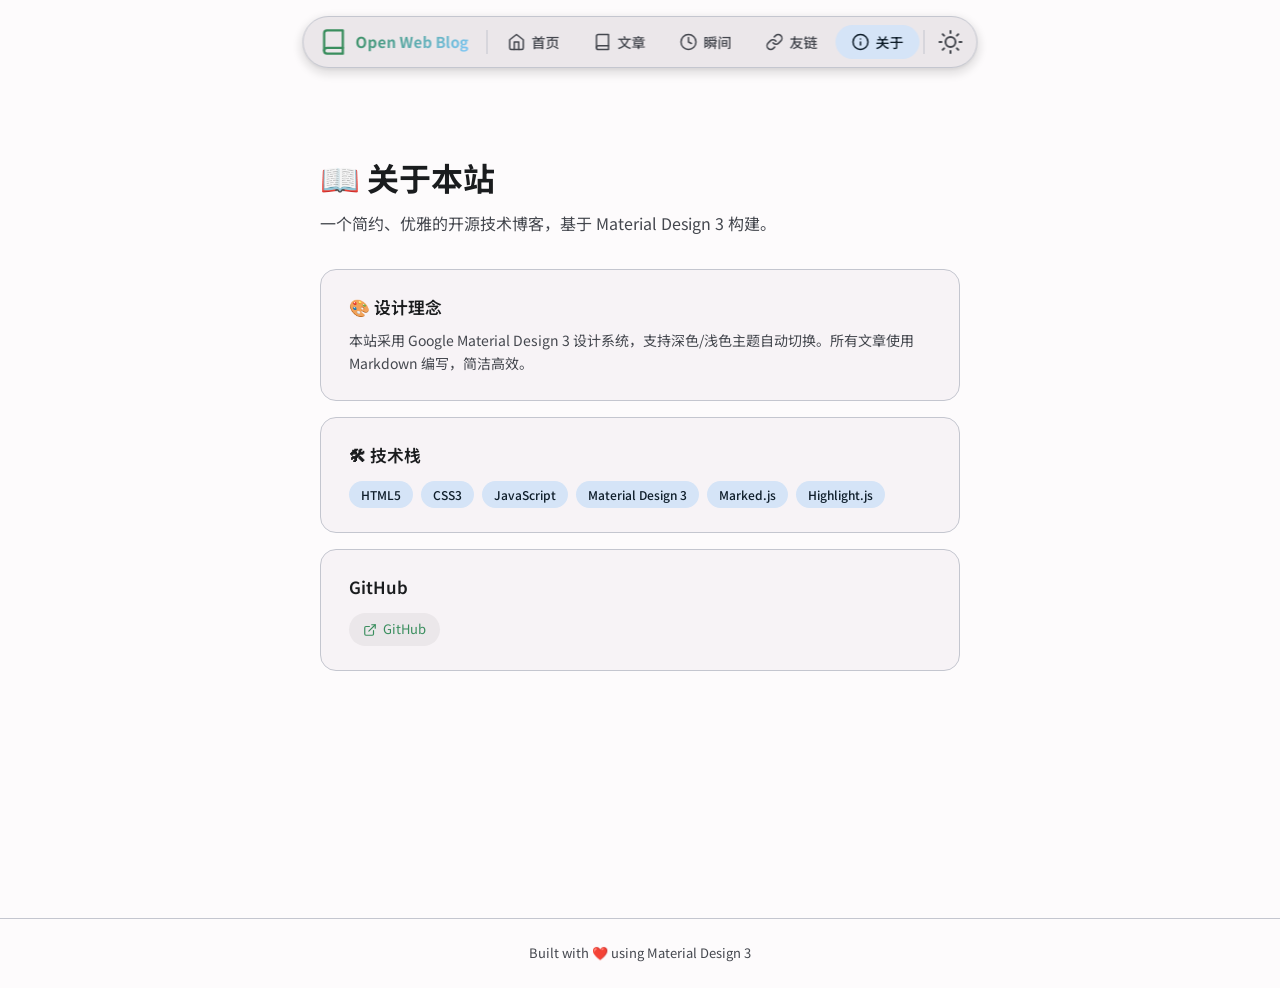
<file: main/about.html>
<!DOCTYPE html>
<html lang="zh-Hans" data-theme="dark">
<head>
  <meta charset="UTF-8">
  <meta name="viewport" content="width=device-width, initial-scale=1.0">
  <title>Open Web Blog - 关于</title>
  <meta name="description" content="关于本站">

  <link rel="preconnect" href="https://fonts.loli.net">
  <link rel="preconnect" href="https://gstatic.loli.net" crossorigin>

  <link href="https://fonts.loli.net/css2?family=Noto+Sans+SC:wght@300;400;500;700&family=JetBrains+Mono:wght@400;500&display=swap" rel="stylesheet">

  <link rel="stylesheet" href="css/theme.css">
  <link rel="stylesheet" href="css/layout.css">
  <link rel="stylesheet" href="css/components.css">
  <link rel="stylesheet" href="css/home.css">
  <link rel="stylesheet" href="css/nav.css">
  <link rel="stylesheet" href="css/transitions.css">

  <style>
    .page-container { max-width: 680px; margin: 0 auto; padding: 0 20px; }
    .page-title { font-size: 2rem; font-weight: 700; margin-bottom: 8px; color: var(--md-sys-color-on-surface); }
    .page-desc { color: var(--md-sys-color-on-surface-variant); margin-bottom: 32px; line-height: 1.6; }
    .about-card {
      padding: 24px 28px; border-radius: var(--md-sys-shape-large);
      background-color: var(--md-sys-color-surface-container-low);
      border: 1px solid var(--md-sys-color-outline-variant); margin-bottom: 16px;
    }
    .about-card h3 { font-size: 1.05rem; font-weight: 600; margin-bottom: 8px; color: var(--md-sys-color-on-surface); }
    .about-card p { font-size: 14px; color: var(--md-sys-color-on-surface-variant); line-height: 1.7; }
    .tech-tags { display: flex; flex-wrap: wrap; gap: 8px; margin-top: 12px; }
    .tech-tag {
      padding: 4px 12px; border-radius: var(--md-sys-shape-full);
      background-color: var(--md-sys-color-secondary-container); color: var(--md-sys-color-on-secondary-container);
      font-size: 12px; font-weight: 500;
    }
  </style>
</head>
<body class="has-floating-nav">

  <nav class="floating-nav" id="floatingNav">
    <a href="index.html" class="floating-nav__brand">
      <span class="floating-nav__brand-icon">
        <svg viewBox="0 0 24 24" width="28" height="28" fill="none" stroke="var(--md-sys-color-primary)" stroke-width="2" stroke-linecap="round" stroke-linejoin="round">
          <path d="M4 19.5A2.5 2.5 0 0 1 6.5 17H20"/><path d="M6.5 2H20v20H6.5A2.5 2.5 0 0 1 4 19.5v-15A2.5 2.5 0 0 1 6.5 2z"/>
        </svg>
      </span>
      <span class="floating-nav__brand-name">Open Web Blog</span>
    </a>
    <span class="floating-nav__divider"></span>
    <div class="floating-nav__links">
      <span class="nav-slider"></span>
      <a href="index.html" class="floating-nav__link">
        <svg viewBox="0 0 24 24" width="18" height="18" fill="none" stroke="currentColor" stroke-width="2" stroke-linecap="round" stroke-linejoin="round"><path d="M3 9l9-7 9 7v11a2 2 0 0 1-2 2H5a2 2 0 0 1-2-2z"/><polyline points="9 22 9 12 15 12 15 22"/></svg>
        首页
      </a>
      <a href="page.html" class="floating-nav__link">
        <svg viewBox="0 0 24 24" width="18" height="18" fill="none" stroke="currentColor" stroke-width="2" stroke-linecap="round" stroke-linejoin="round"><path d="M4 19.5A2.5 2.5 0 0 1 6.5 17H20"/><path d="M6.5 2H20v20H6.5A2.5 2.5 0 0 1 4 19.5v-15A2.5 2.5 0 0 1 6.5 2z"/></svg>
        文章
      </a>
      <a href="moment.html" class="floating-nav__link">
        <svg viewBox="0 0 24 24" width="18" height="18" fill="none" stroke="currentColor" stroke-width="2" stroke-linecap="round" stroke-linejoin="round"><circle cx="12" cy="12" r="10"/><polyline points="12 6 12 12 16 14"/></svg>
        瞬间
      </a>
      <a href="link.html" class="floating-nav__link">
        <svg viewBox="0 0 24 24" width="18" height="18" fill="none" stroke="currentColor" stroke-width="2" stroke-linecap="round" stroke-linejoin="round"><path d="M10 13a5 5 0 0 0 7.54.54l3-3a5 5 0 0 0-7.07-7.07l-1.72 1.71"/><path d="M14 11a5 5 0 0 0-7.54-.54l-3 3a5 5 0 0 0 7.07 7.07l1.71-1.71"/></svg>
        友链
      </a>
      <a href="about.html" class="floating-nav__link active">
        <svg viewBox="0 0 24 24" width="18" height="18" fill="none" stroke="currentColor" stroke-width="2" stroke-linecap="round" stroke-linejoin="round"><circle cx="12" cy="12" r="10"/><line x1="12" y1="16" x2="12" y2="12"/><line x1="12" y1="8" x2="12.01" y2="8"/></svg>
        关于
      </a>
    </div>
    <span class="floating-nav__divider"></span>
    <div class="floating-nav__end">
      <button class="icon-button" id="themeToggle" aria-label="切换主题">
        <svg viewBox="0 0 24 24" width="24" height="24" id="themeIcon" fill="none" stroke="currentColor" stroke-width="2" stroke-linecap="round" stroke-linejoin="round"><path d="M21 12.79A9 9 0 1 1 11.21 3 7 7 0 0 0 21 12.79z"/></svg>
      </button>
    </div>
  </nav>

  <main class="main-content main-content--full">
    <div class="page-container" id="aboutContent">
      <h1 class="page-title">📖 关于本站</h1>
      <p class="page-desc" id="aboutDesc">加载中...</p>
      <div id="aboutCards">
        <!-- Dynamically populated from config.json -->
      </div>
    </div>

    <footer class="blog-footer">
      <p>Built with ❤️ using Material Design 3</p>
    </footer>
  </main>

  <script src="js/transitions.js"></script>
  <script src="js/extensions.js"></script>
  <script src="js/lightbox.js"></script>
  <script>
    (function() {
      const themeToggle = document.getElementById('themeToggle');
      const themeIcon = document.getElementById('themeIcon');
      function getPreferredTheme() {
        const stored = localStorage.getItem('owb-theme');
        if (stored) return stored;
        return window.matchMedia('(prefers-color-scheme: dark)').matches ? 'dark' : 'light';
      }
      function setTheme(theme) {
        document.documentElement.setAttribute('data-theme', theme);
        localStorage.setItem('owb-theme', theme);
        const isDark = theme === 'dark';
        if (themeIcon) themeIcon.innerHTML = isDark
          ? '<path d="M21 12.79A9 9 0 1 1 11.21 3 7 7 0 0 0 21 12.79z"/>'
          : '<circle cx="12" cy="12" r="5"/><line x1="12" y1="1" x2="12" y2="3"/><line x1="12" y1="21" x2="12" y2="23"/><line x1="4.22" y1="4.22" x2="5.64" y2="5.64"/><line x1="18.36" y1="18.36" x2="19.78" y2="19.78"/><line x1="1" y1="12" x2="3" y2="12"/><line x1="21" y1="12" x2="23" y2="12"/><line x1="4.22" y1="19.78" x2="5.64" y2="18.36"/><line x1="18.36" y1="5.64" x2="19.78" y2="4.22"/>';
      }
      setTheme(getPreferredTheme());
      themeToggle.addEventListener('click', () => {
        const html = document.documentElement;
        html.classList.add('transitioning');
        setTheme(html.getAttribute('data-theme') === 'dark' ? 'light' : 'dark');
        setTimeout(() => html.classList.remove('transitioning'), 300);
      });
    })();
  </script>
  <script>
    (function() {
      // Load about content from config.json
      fetch('config.json').then(r => r.json()).then(cfg => {
        const about = cfg.about;
        if (!about) {
          document.getElementById('aboutDesc').textContent = '一个简约、优雅的开源技术博客，基于 Material Design 3 构建。';
          return;
        }
        // Description
        if (about.description) {
          document.getElementById('aboutDesc').textContent = about.description;
        }
        // Cards
        const cardsContainer = document.getElementById('aboutCards');
        if (!about.sections || !about.sections.length) {
          cardsContainer.innerHTML = '<div class="about-card"><h3>关于</h3><p>暂无更多信息。</p></div>';
          return;
        }
        cardsContainer.innerHTML = about.sections.map(section => {
          let bodyHtml = '';
          if (section.text) {
            bodyHtml = `<p>${section.text}</p>`;
          }
          if (section.tags && section.tags.length) {
            bodyHtml += '<div class="tech-tags">' + section.tags.map(t => `<span class="tech-tag">${t}</span>`).join('') + '</div>';
          }
          if (section.links && section.links.length) {
            bodyHtml += '<div style="display:flex;flex-wrap:wrap;gap:8px;margin-top:12px">' +
              section.links.map(l => `<a href="${l.url}" target="_blank" rel="noopener" style="display:inline-flex;align-items:center;gap:6px;padding:6px 14px;border-radius:9999px;background:var(--md-sys-color-surface-container-high);color:var(--md-sys-color-primary);font-size:13px;text-decoration:none;transition:all 0.2s" onmouseover="this.style.background='var(--md-sys-color-primary-container)'" onmouseout="this.style.background='var(--md-sys-color-surface-container-high)'">
                <svg viewBox="0 0 24 24" width="14" height="14" fill="none" stroke="currentColor" stroke-width="2" stroke-linecap="round" stroke-linejoin="round"><path d="M18 13v6a2 2 0 0 1-2 2H5a2 2 0 0 1-2-2V8a2 2 0 0 1 2-2h6"/><polyline points="15 3 21 3 21 9"/><line x1="10" y1="14" x2="21" y2="3"/></svg>
                ${l.label}
              </a>`).join('') + '</div>';
          }
          return `<div class="about-card">
            <h3>${section.title}</h3>
            ${bodyHtml}
          </div>`;
        }).join('');
      }).catch(() => {
        document.getElementById('aboutDesc').textContent = '一个简约、优雅的开源技术博客。';
      });
    })();
  </script>
</body>
</html>
</file>
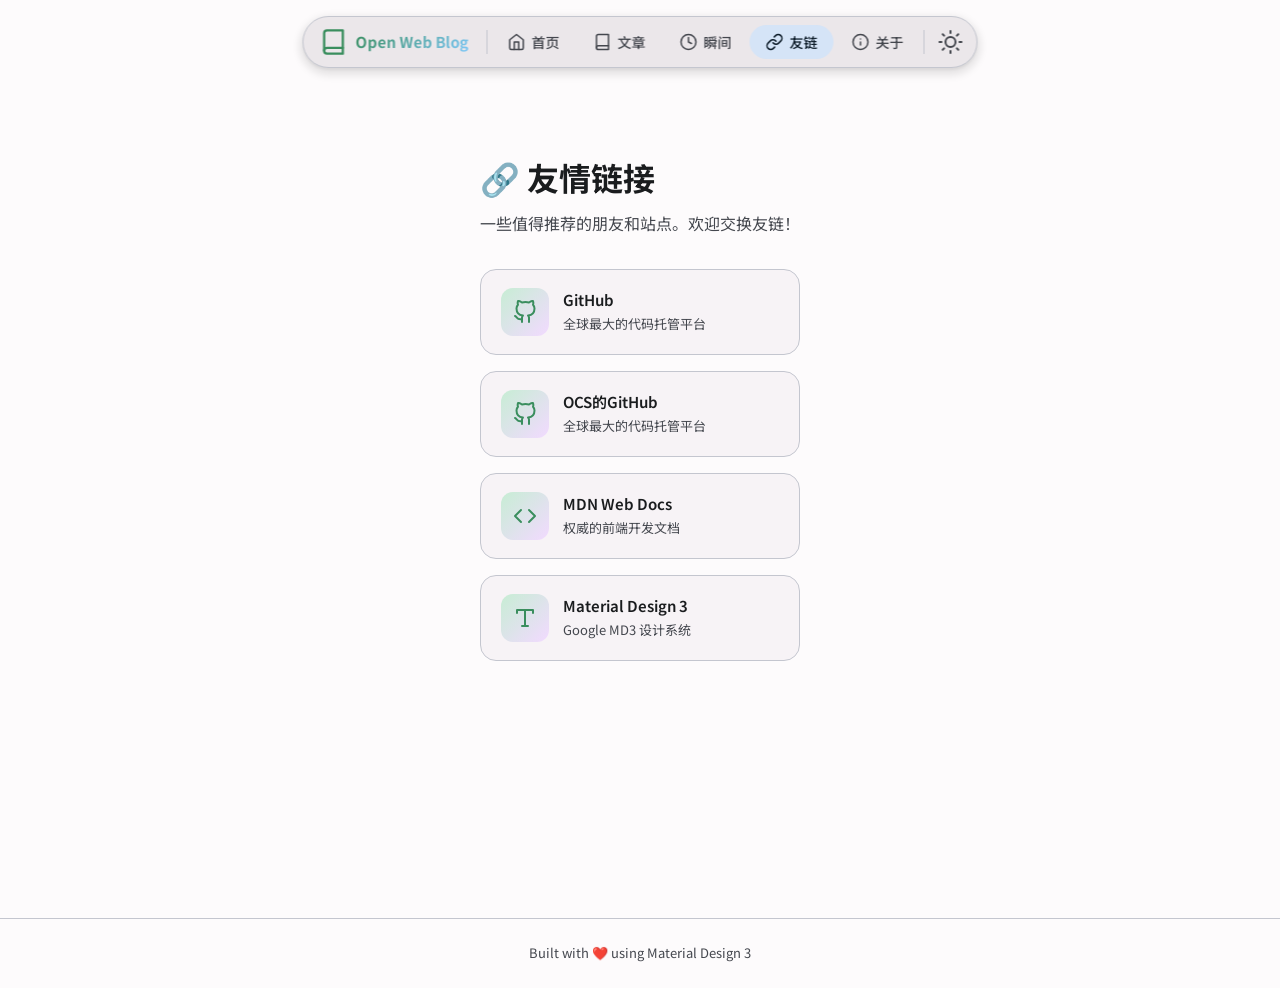
<file: main/link.html>
<!DOCTYPE html>
<html lang="zh-Hans" data-theme="dark">
<head>
  <meta charset="UTF-8">
  <meta name="viewport" content="width=device-width, initial-scale=1.0">
  <title>Open Web Blog - 友链</title>
  <meta name="description" content="友情链接">

  <link rel="preconnect" href="https://fonts.loli.net">
  <link rel="preconnect" href="https://gstatic.loli.net" crossorigin>

  <link href="https://fonts.loli.net/css2?family=Noto+Sans+SC:wght@300;400;500;700&family=JetBrains+Mono:wght@400;500&display=swap" rel="stylesheet">

  <link rel="stylesheet" href="css/theme.css">
  <link rel="stylesheet" href="css/layout.css">
  <link rel="stylesheet" href="css/components.css">
  <link rel="stylesheet" href="css/home.css">
  <link rel="stylesheet" href="css/nav.css">
  <link rel="stylesheet" href="css/transitions.css">

  <style>
    .page-container { max-width: 800px; margin: 0 auto; padding: 0 20px 60px; }
    .page-title { font-size: 2rem; font-weight: 700; margin-bottom: 8px; color: var(--md-sys-color-on-surface); }
    .page-desc { color: var(--md-sys-color-on-surface-variant); margin-bottom: 32px; line-height: 1.6; }
    .link-grid { display: grid; grid-template-columns: repeat(auto-fill, minmax(240px, 1fr)); gap: 16px; }
    .link-card {
      display: flex; align-items: center; gap: 14px; padding: 18px 20px;
      border-radius: var(--md-sys-shape-large); background-color: var(--md-sys-color-surface-container-low);
      border: 1px solid var(--md-sys-color-outline-variant); text-decoration: none;
      transition: all 0.2s ease;
    }
    .link-card:hover { background-color: var(--md-sys-color-surface-container); border-color: var(--md-sys-color-primary); transform: translateY(-2px); box-shadow: var(--md-sys-elevation-2); text-decoration: none; }
    .link-card__avatar {
      width: 48px; height: 48px; border-radius: var(--md-sys-shape-medium);
      background: linear-gradient(135deg, var(--md-sys-color-primary-container), var(--md-sys-color-tertiary-container));
      display: flex; align-items: center; justify-content: center; flex-shrink: 0;
    }
    .link-card__avatar svg { width: 24px; height: 24px; color: var(--md-sys-color-primary); }
    .link-card__info { min-width: 0; }
    .link-card__name { font-size: 15px; font-weight: 600; color: var(--md-sys-color-on-surface); }
    .link-card__desc { font-size: 13px; color: var(--md-sys-color-on-surface-variant); margin-top: 2px; overflow: hidden; text-overflow: ellipsis; white-space: nowrap; }

    @media (max-width: 768px) {
      .link-grid { grid-template-columns: 1fr; }
    }
  </style>
</head>
<body class="has-floating-nav">

  <nav class="floating-nav" id="floatingNav">
    <a href="index.html" class="floating-nav__brand">
      <span class="floating-nav__brand-icon">
        <svg viewBox="0 0 24 24" width="28" height="28" fill="none" stroke="var(--md-sys-color-primary)" stroke-width="2" stroke-linecap="round" stroke-linejoin="round">
          <path d="M4 19.5A2.5 2.5 0 0 1 6.5 17H20"/><path d="M6.5 2H20v20H6.5A2.5 2.5 0 0 1 4 19.5v-15A2.5 2.5 0 0 1 6.5 2z"/>
        </svg>
      </span>
      <span class="floating-nav__brand-name">Open Web Blog</span>
    </a>
    <span class="floating-nav__divider"></span>
    <div class="floating-nav__links">
      <span class="nav-slider"></span>
      <a href="index.html" class="floating-nav__link">
        <svg viewBox="0 0 24 24" width="18" height="18" fill="none" stroke="currentColor" stroke-width="2" stroke-linecap="round" stroke-linejoin="round"><path d="M3 9l9-7 9 7v11a2 2 0 0 1-2 2H5a2 2 0 0 1-2-2z"/><polyline points="9 22 9 12 15 12 15 22"/></svg>
        首页
      </a>
      <a href="page.html" class="floating-nav__link">
        <svg viewBox="0 0 24 24" width="18" height="18" fill="none" stroke="currentColor" stroke-width="2" stroke-linecap="round" stroke-linejoin="round"><path d="M4 19.5A2.5 2.5 0 0 1 6.5 17H20"/><path d="M6.5 2H20v20H6.5A2.5 2.5 0 0 1 4 19.5v-15A2.5 2.5 0 0 1 6.5 2z"/></svg>
        文章
      </a>
      <a href="moment.html" class="floating-nav__link">
        <svg viewBox="0 0 24 24" width="18" height="18" fill="none" stroke="currentColor" stroke-width="2" stroke-linecap="round" stroke-linejoin="round"><circle cx="12" cy="12" r="10"/><polyline points="12 6 12 12 16 14"/></svg>
        瞬间
      </a>
      <a href="link.html" class="floating-nav__link active">
        <svg viewBox="0 0 24 24" width="18" height="18" fill="none" stroke="currentColor" stroke-width="2" stroke-linecap="round" stroke-linejoin="round"><path d="M10 13a5 5 0 0 0 7.54.54l3-3a5 5 0 0 0-7.07-7.07l-1.72 1.71"/><path d="M14 11a5 5 0 0 0-7.54-.54l-3 3a5 5 0 0 0 7.07 7.07l1.71-1.71"/></svg>
        友链
      </a>
      <a href="about.html" class="floating-nav__link">
        <svg viewBox="0 0 24 24" width="18" height="18" fill="none" stroke="currentColor" stroke-width="2" stroke-linecap="round" stroke-linejoin="round"><circle cx="12" cy="12" r="10"/><line x1="12" y1="16" x2="12" y2="12"/><line x1="12" y1="8" x2="12.01" y2="8"/></svg>
        关于
      </a>
    </div>
    <span class="floating-nav__divider"></span>
    <div class="floating-nav__end">
      <button class="icon-button" id="themeToggle" aria-label="切换主题">
        <svg viewBox="0 0 24 24" width="24" height="24" id="themeIcon" fill="none" stroke="currentColor" stroke-width="2" stroke-linecap="round" stroke-linejoin="round"><path d="M21 12.79A9 9 0 1 1 11.21 3 7 7 0 0 0 21 12.79z"/></svg>
      </button>
    </div>
  </nav>

  <main class="main-content main-content--full">
    <div class="page-container">
      <h1 class="page-title" id="linksTitle">🔗 友情链接</h1>
      <p class="page-desc" id="linksDesc">加载中...</p>
      <div class="link-grid" id="linkGrid">
        <!-- Dynamically populated from config.json -->
      </div>
    </div>

    <footer class="blog-footer">
      <p>Built with ❤️ using Material Design 3</p>
    </footer>
  </main>

  <script src="js/transitions.js"></script>
  <script src="js/extensions.js"></script>
  <script src="js/lightbox.js"></script>
  <script>
    (function() {
      const themeToggle = document.getElementById('themeToggle');
      const themeIcon = document.getElementById('themeIcon');
      function getPreferredTheme() {
        const stored = localStorage.getItem('owb-theme');
        if (stored) return stored;
        return window.matchMedia('(prefers-color-scheme: dark)').matches ? 'dark' : 'light';
      }
      function setTheme(theme) {
        document.documentElement.setAttribute('data-theme', theme);
        localStorage.setItem('owb-theme', theme);
        const isDark = theme === 'dark';
        if (themeIcon) themeIcon.innerHTML = isDark
          ? '<path d="M21 12.79A9 9 0 1 1 11.21 3 7 7 0 0 0 21 12.79z"/>'
          : '<circle cx="12" cy="12" r="5"/><line x1="12" y1="1" x2="12" y2="3"/><line x1="12" y1="21" x2="12" y2="23"/><line x1="4.22" y1="4.22" x2="5.64" y2="5.64"/><line x1="18.36" y1="18.36" x2="19.78" y2="19.78"/><line x1="1" y1="12" x2="3" y2="12"/><line x1="21" y1="12" x2="23" y2="12"/><line x1="4.22" y1="19.78" x2="5.64" y2="18.36"/><line x1="18.36" y1="5.64" x2="19.78" y2="4.22"/>';
      }
      setTheme(getPreferredTheme());
      themeToggle.addEventListener('click', () => {
        const html = document.documentElement;
        html.classList.add('transitioning');
        setTheme(html.getAttribute('data-theme') === 'dark' ? 'light' : 'dark');
        setTimeout(() => html.classList.remove('transitioning'), 300);
      });
    })();
  </script>
  <script>
    (function() {
      const icons = {
        github: '<path d="M9 19c-5 1.5-5-2.5-7-3m14 6v-3.87a3.37 3.37 0 0 0-.94-2.61c3.14-.35 6.44-1.54 6.44-7A5.44 5.44 0 0 0 20 4.77 5.07 5.07 0 0 0 19.91 1S18.73.65 16 2.48a13.38 13.38 0 0 0-7 0C6.27.65 5.09 1 5.09 1A5.07 5.07 0 0 0 5 4.77a5.44 5.44 0 0 0-1.5 3.78c0 5.42 3.3 6.61 6.44 7A3.37 3.37 0 0 0 9 18.13V22"/>',
        code: '<polyline points="16 18 22 12 16 6"/><polyline points="8 6 2 12 8 18"/>',
        design: '<polyline points="4 7 4 4 20 4 20 7"/><line x1="9" y1="20" x2="15" y2="20"/><line x1="12" y1="4" x2="12" y2="20"/>',
        home: '<path d="M3 9l9-7 9 7v11a2 2 0 0 1-2 2H5a2 2 0 0 1-2-2z"/><polyline points="9 22 9 12 15 12 15 22"/>',
        book: '<path d="M4 19.5A2.5 2.5 0 0 1 6.5 17H20"/><path d="M6.5 2H20v20H6.5A2.5 2.5 0 0 1 4 19.5v-15A2.5 2.5 0 0 1 6.5 2z"/>',
        globe: '<circle cx="12" cy="12" r="10"/><line x1="2" y1="12" x2="22" y2="12"/><path d="M12 2a15.3 15.3 0 0 1 4 10 15.3 15.3 0 0 1-4 10 15.3 15.3 0 0 1-4-10 15.3 15.3 0 0 1 4-10z"/>'
      };
      fetch('config.json').then(r => r.json()).then(cfg => {
        const links = cfg.links;
        if (!links) return;
        if (links.title) document.getElementById('linksTitle').textContent = links.title;
        if (links.description) document.getElementById('linksDesc').textContent = links.description;
        const items = links.items || [];
        document.getElementById('linkGrid').innerHTML = items.map(item => `
          <a href="${item.url}" target="_blank" rel="noopener" class="link-card">
            <div class="link-card__avatar">
              <svg viewBox="0 0 24 24" fill="none" stroke="currentColor" stroke-width="2" stroke-linecap="round" stroke-linejoin="round">${icons[item.icon] || icons.globe}</svg>
            </div>
            <div class="link-card__info">
              <div class="link-card__name">${item.name}</div>
              <div class="link-card__desc">${item.desc || ''}</div>
            </div>
          </a>
        `).join('');
      }).catch(() => {});
    })();
  </script>
</body>
</html>
</file>
<file: main/css/theme.css>
/* ============================================
   Material Design 3 Theme - Open Web Blog
   ============================================ */

/* === Light Theme (default) === */
:root,
[data-theme="light"] {
  /* Primary - Green #4AA26F (overridable via config.json → themeColor) */
  --owb-primary: #4AA26F;
  --md-sys-color-primary: #3A8E5E;
  --md-sys-color-on-primary: #FFFFFF;
  --md-sys-color-primary-container: #C7EDD4;
  --md-sys-color-on-primary-container: #002112;

  /* Secondary */
  --md-sys-color-secondary: #526070;
  --md-sys-color-on-secondary: #FFFFFF;
  --md-sys-color-secondary-container: #D5E4F7;
  --md-sys-color-on-secondary-container: #0E1D2A;

  /* Tertiary */
  --md-sys-color-tertiary: #6B5778;
  --md-sys-color-on-tertiary: #FFFFFF;
  --md-sys-color-tertiary-container: #F2DAFF;
  --md-sys-color-on-tertiary-container: #251431;

  /* Error */
  --md-sys-color-error: #BA1A1A;
  --md-sys-color-on-error: #FFFFFF;
  --md-sys-color-error-container: #FFDAD6;
  --md-sys-color-on-error-container: #410002;

  /* Surface */
  --md-sys-color-surface: #FDFBFC;
  --md-sys-color-on-surface: #1A1C1E;
  --md-sys-color-surface-dim: #DBD9DD;
  --md-sys-color-surface-bright: #FDFBFC;

  --md-sys-color-surface-container-lowest: #FFFFFF;
  --md-sys-color-surface-container-low: #F7F3F6;
  --md-sys-color-surface-container: #F1EDF0;
  --md-sys-color-surface-container-high: #EBE7EA;
  --md-sys-color-surface-container-highest: #E5E2E5;

  --md-sys-color-on-surface-variant: #44474E;
  --md-sys-color-outline: #74777F;
  --md-sys-color-outline-variant: #C4C6CF;

  /* Inverse */
  --md-sys-color-inverse-surface: #2F3033;
  --md-sys-color-inverse-on-surface: #F1F0F4;
  --md-sys-color-inverse-primary: #81DAAB;

  /* Shadows */
  --md-sys-color-shadow: #000000;
  --md-sys-color-scrim: #000000;

  /* Surface Tint */
  --md-sys-color-surface-tint: #3A8E5E;

  /* Elevation levels */
  --md-sys-elevation-0: none;
  --md-sys-elevation-1: 0 1px 3px 1px rgba(0,0,0,0.08), 0 1px 2px 0 rgba(0,0,0,0.04);
  --md-sys-elevation-2: 0 2px 6px 2px rgba(0,0,0,0.10), 0 1px 2px 0 rgba(0,0,0,0.06);
  --md-sys-elevation-3: 0 4px 8px 3px rgba(0,0,0,0.10), 0 2px 3px 0 rgba(0,0,0,0.06);
  --md-sys-elevation-4: 0 6px 12px 4px rgba(0,0,0,0.10), 0 2px 3px 0 rgba(0,0,0,0.06);
  --md-sys-elevation-5: 0 8px 16px 6px rgba(0,0,0,0.10), 0 4px 4px 0 rgba(0,0,0,0.06);

  /* Shape */
  --md-sys-shape-extra-small: 4px;
  --md-sys-shape-small: 8px;
  --md-sys-shape-medium: 12px;
  --md-sys-shape-large: 16px;
  --md-sys-shape-extra-large: 28px;
  --md-sys-shape-full: 9999px;
}

/* === Dark Theme === */
[data-theme="dark"] {
  --md-sys-color-primary: #81DAAB;
  --md-sys-color-on-primary: #003920;
  --md-sys-color-primary-container: #2E6B48;
  --md-sys-color-on-primary-container: #C7EDD4;

  --md-sys-color-secondary: #B9C8D9;
  --md-sys-color-on-secondary: #243240;
  --md-sys-color-secondary-container: #3B4958;
  --md-sys-color-on-secondary-container: #D5E4F7;

  --md-sys-color-tertiary: #D7BDE5;
  --md-sys-color-on-tertiary: #3B2948;
  --md-sys-color-tertiary-container: #533F5F;
  --md-sys-color-on-tertiary-container: #F2DAFF;

  --md-sys-color-error: #FFB4AB;
  --md-sys-color-on-error: #690005;
  --md-sys-color-error-container: #93000A;
  --md-sys-color-on-error-container: #FFDAD6;

  --md-sys-color-surface: #121316;
  --md-sys-color-on-surface: #E2E2E6;
  --md-sys-color-surface-dim: #121316;
  --md-sys-color-surface-bright: #38393C;

  --md-sys-color-surface-container-lowest: #0D0E11;
  --md-sys-color-surface-container-low: #1A1B1E;
  --md-sys-color-surface-container: #1E1F22;
  --md-sys-color-surface-container-high: #292A2D;
  --md-sys-color-surface-container-highest: #343537;

  --md-sys-color-on-surface-variant: #C4C6CF;
  --md-sys-color-outline: #8E9099;
  --md-sys-color-outline-variant: #44474E;

  --md-sys-color-inverse-surface: #E2E2E6;
  --md-sys-color-inverse-on-surface: #2F3033;
  --md-sys-color-inverse-primary: #3A8E5E;

  --md-sys-color-shadow: #000000;
  --md-sys-color-scrim: #000000;
  --md-sys-color-surface-tint: #81DAAB;
}

/* === Global Styles === */
*, *::before, *::after {
  margin: 0;
  padding: 0;
  box-sizing: border-box;
}

html {
  font-size: 16px;
  scroll-behavior: smooth;
}

body {
  font-family: 'Noto Sans SC', -apple-system, BlinkMacSystemFont, "Segoe UI", "PingFang SC", "Hiragino Sans GB", "Microsoft YaHei", "Helvetica Neue", Helvetica, Arial, sans-serif;
  background-color: var(--md-sys-color-surface);
  color: var(--md-sys-color-on-surface);
  line-height: 1.6;
  -webkit-font-smoothing: antialiased;
  -moz-osx-font-smoothing: grayscale;
  overflow-x: hidden;
}

a {
  color: var(--md-sys-color-primary);
  text-decoration: none;
  transition: color 0.2s ease;
}

a:hover {
  color: var(--md-sys-color-primary);
  text-decoration: underline;
}

::selection {
  background-color: var(--md-sys-color-primary-container);
  color: var(--md-sys-color-on-primary-container);
}

::-webkit-scrollbar {
  width: 8px;
  height: 8px;
}

::-webkit-scrollbar-track {
  background: transparent;
}

::-webkit-scrollbar-thumb {
  background: var(--md-sys-color-outline-variant);
  border-radius: var(--md-sys-shape-full);
}

::-webkit-scrollbar-thumb:hover {
  background: var(--md-sys-color-outline);
}
</file>
<file: main/css/layout.css>
/* ============================================
   Layout - Top App Bar, Sidebar, Main Content
   ============================================ */

/* === Top App Bar === */
.top-app-bar {
  position: fixed;
  top: 0;
  left: 0;
  right: 0;
  height: 64px;
  background-color: var(--md-sys-color-surface-container);
  color: var(--md-sys-color-on-surface);
  display: flex;
  align-items: center;
  justify-content: space-between;
  padding: 0 16px;
  z-index: 100;
  box-shadow: var(--md-sys-elevation-2);
  backdrop-filter: blur(12px);
  -webkit-backdrop-filter: blur(12px);
}

.top-app-bar__start {
  display: flex;
  align-items: center;
  gap: 12px;
}

.top-app-bar__brand {
  display: flex;
  align-items: center;
  gap: 10px;
}

.brand-text {
  display: flex;
  flex-direction: column;
}

.brand-name {
  font-family: 'Noto Sans SC', "PingFang SC", "Microsoft YaHei", sans-serif;
  font-size: 18px;
  font-weight: 700;
  line-height: 1.2;
  color: var(--md-sys-color-on-surface);
  background: linear-gradient(135deg, var(--md-sys-color-primary), #7FC8F8);
  -webkit-background-clip: text;
  -webkit-text-fill-color: transparent;
  background-clip: text;
}

.brand-subtitle {
  font-size: 11px;
  font-weight: 400;
  color: var(--md-sys-color-on-surface-variant);
  line-height: 1.2;
}

.top-app-bar__end {
  display: flex;
  align-items: center;
  gap: 4px;
}

/* === Drawer Overlay === */
.drawer-overlay {
  position: fixed;
  inset: 0;
  background: rgba(0, 0, 0, 0.4);
  z-index: 80;
  opacity: 0;
  visibility: hidden;
  transition: opacity 0.3s ease, visibility 0.3s ease;
}

.drawer-overlay.active {
  opacity: 1;
  visibility: visible;
}

/* === Sidebar === */
.sidebar {
  position: fixed;
  top: 64px;
  left: 0;
  bottom: 0;
  width: 280px;
  background-color: var(--md-sys-color-surface-container);
  border-right: 1px solid var(--md-sys-color-outline-variant);
  overflow-y: auto;
  z-index: 90;
  transition: transform 0.3s cubic-bezier(0.2, 0, 0, 1);
  display: flex;
  flex-direction: column;
}

.sidebar__header {
  display: none;
  padding: 20px 20px 12px;
  align-items: center;
  gap: 12px;
  border-bottom: 1px solid var(--md-sys-color-outline-variant);
}

.sidebar__section-label {
  font-size: 11px;
  font-weight: 600;
  text-transform: uppercase;
  letter-spacing: 0.05em;
  color: var(--md-sys-color-on-surface-variant);
  padding: 16px 20px 8px;
}

/* Navigation List */
.nav-list {
  list-style: none;
  padding: 4px 12px;
  flex: 1;
}

.nav-item {
  margin-bottom: 2px;
}

.nav-link {
  display: flex;
  align-items: center;
  gap: 12px;
  padding: 10px 16px;
  border-radius: var(--md-sys-shape-large);
  color: var(--md-sys-color-on-surface-variant);
  text-decoration: none;
  font-size: 14px;
  font-weight: 500;
  transition: all 0.2s ease;
  position: relative;
}

.nav-link:hover {
  background-color: var(--md-sys-color-surface-container-high);
  color: var(--md-sys-color-on-surface);
  text-decoration: none;
}

.nav-item.active .nav-link {
  background-color: var(--md-sys-color-secondary-container);
  color: var(--md-sys-color-on-secondary-container);
}

.nav-icon {
  width: 20px;
  height: 20px;
  flex-shrink: 0;
}

/* Blog post date in nav */
.nav-post-date {
  font-size: 11px;
  color: var(--md-sys-color-on-surface-variant);
  opacity: 0.7;
  margin-left: auto;
}

/* Sidebar Footer */
.sidebar__footer {
  padding: 12px 12px 20px;
  border-top: 1px solid var(--md-sys-color-outline-variant);
  margin-top: auto;
}

.sidebar-footer-link {
  display: flex;
  align-items: center;
  gap: 8px;
  padding: 8px 16px;
  border-radius: var(--md-sys-shape-medium);
  color: var(--md-sys-color-on-surface-variant);
  font-size: 13px;
  transition: all 0.2s ease;
}

.sidebar-footer-link:hover {
  background-color: var(--md-sys-color-surface-container-high);
  color: var(--md-sys-color-primary);
  text-decoration: none;
}

/* === Main Content === */
.main-content {
  margin-top: 64px;
  margin-left: 280px;
  min-height: calc(100vh - 64px);
  transition: margin-left 0.3s cubic-bezier(0.2, 0, 0, 1);
}

/* Full-width main (no sidebar, for index/link/about pages) */
.main-content--full {
  margin-left: 0;
}

.content-wrapper {
  display: flex;
  max-width: 1200px;
  margin: 0 auto;
  padding: 32px 40px;
  gap: 40px;
}

.doc-article {
  flex: 1;
  min-width: 0;
  max-width: 800px;
}

/* === TOC Sidebar === */
.toc-sidebar {
  width: 220px;
  flex-shrink: 0;
  position: sticky;
  top: 96px;
  align-self: flex-start;
  max-height: calc(100vh - 120px);
  overflow-y: auto;
  padding-left: 16px;
  border-left: 1px solid var(--md-sys-color-outline-variant);
}

.toc-header {
  font-size: 12px;
  font-weight: 600;
  text-transform: uppercase;
  letter-spacing: 0.08em;
  color: var(--md-sys-color-on-surface-variant);
  margin-bottom: 12px;
}

.toc-list {
  list-style: none;
}

.toc-list li {
  margin-bottom: 4px;
}

.toc-list a {
  display: block;
  padding: 4px 8px;
  font-size: 13px;
  color: var(--md-sys-color-on-surface-variant);
  border-radius: var(--md-sys-shape-small);
  transition: all 0.2s ease;
  line-height: 1.4;
  overflow: hidden;
  text-overflow: ellipsis;
  white-space: nowrap;
}

.toc-list a:hover {
  color: var(--md-sys-color-primary);
  background-color: var(--md-sys-color-surface-container);
  text-decoration: none;
}

.toc-list a.toc-h2 {
  padding-left: 16px;
  font-size: 12px;
}

.toc-list a.toc-h3 {
  padding-left: 28px;
  font-size: 11px;
}

/* === FAB (Scroll to top) === */
.fab {
  position: fixed;
  bottom: 24px;
  right: 24px;
  width: 56px;
  height: 56px;
  border-radius: var(--md-sys-shape-large);
  background-color: var(--md-sys-color-primary-container);
  color: var(--md-sys-color-on-primary-container);
  border: none;
  cursor: pointer;
  display: flex;
  align-items: center;
  justify-content: center;
  box-shadow: var(--md-sys-elevation-3);
  transition: all 0.3s ease;
  opacity: 0;
  transform: translateY(20px);
  pointer-events: none;
  z-index: 50;
}

.fab.visible {
  opacity: 1;
  transform: translateY(0);
  pointer-events: auto;
}

.fab:hover {
  background-color: var(--md-sys-color-primary);
  color: var(--md-sys-color-on-primary);
  box-shadow: var(--md-sys-elevation-4);
}

.fab.visible:hover {
  transform: translateY(-2px);
}

/* === Loading State === */
.loading-state {
  display: flex;
  flex-direction: column;
  align-items: center;
  justify-content: center;
  padding: 80px 20px;
  color: var(--md-sys-color-on-surface-variant);
}

.loading-spinner {
  width: 40px;
  height: 40px;
  border: 3px solid var(--md-sys-color-outline-variant);
  border-top-color: var(--md-sys-color-primary);
  border-radius: 50%;
  animation: spin 0.8s linear infinite;
  margin-bottom: 16px;
}

@keyframes spin {
  to { transform: rotate(360deg); }
}

/* === Blog post meta info === */
.doc-header {
  margin-bottom: 32px;
  padding-bottom: 24px;
  border-bottom: 1px solid var(--md-sys-color-outline-variant);
}

.doc-title {
  font-family: 'Noto Sans SC', "PingFang SC", "Microsoft YaHei", sans-serif;
  font-size: 2.25rem;
  font-weight: 700;
  line-height: 1.25;
  color: var(--md-sys-color-on-surface);
  margin-bottom: 8px;
}

.doc-meta {
  font-size: 14px;
  color: var(--md-sys-color-on-surface-variant);
  display: flex;
  align-items: center;
  gap: 12px;
  flex-wrap: wrap;
}

.doc-meta-item {
  display: flex;
  align-items: center;
  gap: 4px;
}

.doc-meta-item svg {
  width: 16px;
  height: 16px;
}

/* === Drawer mode (mobile) === */
@media (max-width: 768px) {
  .sidebar {
    transform: translateX(-100%);
  }

  .sidebar.open {
    transform: translateX(0);
  }

  .sidebar__header {
    display: flex;
  }

  .main-content {
    margin-left: 0;
  }

  .content-wrapper {
    padding: 20px 16px;
  }

  .toc-sidebar {
    display: none;
  }

  .doc-article {
    max-width: 100%;
  }

  .top-app-bar__brand .brand-subtitle {
    display: none;
  }

  .doc-title {
    font-size: 1.6rem;
  }
}

/* === Desktop: hide hamburger, sidebar always visible === */
@media (min-width: 769px) {
  #menuToggle { display: none; }
}

/* === Tablet / small desktop === */
@media (min-width: 769px) and (max-width: 1200px) {
  .content-wrapper {
    padding: 28px 24px;
    gap: 28px;
  }

  .toc-sidebar {
    width: 180px;
  }
}

/* === Large desktop === */
@media (min-width: 1201px) {
  .content-wrapper {
    padding: 40px 48px;
    gap: 48px;
  }
}

/* === Reduced motion === */
@media (prefers-reduced-motion: reduce) {
  *, *::before, *::after {
    animation-duration: 0.01ms !important;
    transition-duration: 0.01ms !important;
  }
}
</file>
<file: main/css/components.css>
/* ============================================
   Components - MD3 Styled UI Elements
   ============================================ */

/* === Icon Button === */
.icon-button {
  width: 40px;
  height: 40px;
  border-radius: var(--md-sys-shape-full);
  border: none;
  background: transparent;
  color: var(--md-sys-color-on-surface-variant);
  cursor: pointer;
  display: flex;
  align-items: center;
  justify-content: center;
  transition: all 0.2s ease;
  position: relative;
  overflow: hidden;
}

.icon-button svg {
  width: 24px;
  height: 24px;
  position: relative;
  z-index: 1;
}

.icon-button::after {
  content: '';
  position: absolute;
  inset: 0;
  border-radius: inherit;
  background-color: currentColor;
  opacity: 0;
  transition: opacity 0.2s ease;
}

.icon-button:hover::after {
  opacity: 0.08;
}

.icon-button:active::after {
  opacity: 0.12;
}

.icon-button:hover {
  color: var(--md-sys-color-on-surface);
}

/* === Blockquote === */
blockquote {
  margin: 16px 0;
  padding: 16px 20px;
  border-radius: var(--md-sys-shape-medium);
  background-color: var(--md-sys-color-surface-container-low);
  border-left: 4px solid var(--md-sys-color-primary);
  color: var(--md-sys-color-on-surface-variant);
}

blockquote p {
  margin: 4px 0;
}

blockquote > :first-child {
  margin-top: 0;
}

blockquote > :last-child {
  margin-bottom: 0;
}

/* === Horizontal Rule === */
hr {
  border: none;
  height: 1px;
  background-color: var(--md-sys-color-outline-variant);
  margin: 24px 0;
}

/* === Theme Transition === */
html.transitioning * {
  transition: background-color 0.3s ease,
              color 0.3s ease,
              border-color 0.3s ease,
              box-shadow 0.3s ease !important;
}

/* === Keyboard shortcuts === */
kbd {
  display: inline-block;
  padding: 2px 6px;
  font-family: 'JetBrains Mono', "SF Mono", "Fira Code", "Fira Mono", "Roboto Mono", Menlo, Courier, monospace;
  font-size: 12px;
  line-height: 1.4;
  color: var(--md-sys-color-on-surface);
  background-color: var(--md-sys-color-surface-container-high);
  border: 1px solid var(--md-sys-color-outline-variant);
  border-radius: var(--md-sys-shape-extra-small);
  box-shadow: 0 1px 2px rgba(0,0,0,0.1);
}

/* === Blog Post Card === */
.blog-post-card {
  margin: 16px 0;
  padding: 20px 24px;
  border-radius: var(--md-sys-shape-large);
  background-color: var(--md-sys-color-surface-container-low);
  border: 1px solid var(--md-sys-color-outline-variant);
  transition: all 0.2s ease;
  cursor: pointer;
}

.blog-post-card:hover {
  background-color: var(--md-sys-color-surface-container);
  box-shadow: var(--md-sys-elevation-2);
  border-color: var(--md-sys-color-primary);
}

.blog-post-card__title {
  font-size: 1.25rem;
  font-weight: 600;
  color: var(--md-sys-color-on-surface);
  margin-bottom: 8px;
}

.blog-post-card__excerpt {
  font-size: 14px;
  color: var(--md-sys-color-on-surface-variant);
  line-height: 1.6;
  display: -webkit-box;
  -webkit-line-clamp: 3;
  -webkit-box-orient: vertical;
  overflow: hidden;
}

.blog-post-card__meta {
  display: flex;
  align-items: center;
  gap: 12px;
  margin-top: 12px;
  font-size: 12px;
  color: var(--md-sys-color-on-surface-variant);
}

/* === Empty state === */
.empty-state {
  text-align: center;
  padding: 60px 20px;
  color: var(--md-sys-color-on-surface-variant);
}

.empty-state svg {
  margin-bottom: 16px;
  opacity: 0.5;
}

.empty-state h3 {
  font-size: 1.2rem;
  font-weight: 600;
  margin-bottom: 8px;
  color: var(--md-sys-color-on-surface);
}

.empty-state p {
  font-size: 14px;
}
</file>
<file: main/css/home.css>
/* ============================================
   Blog Home Page Styles
   ============================================ */

/* Override content-wrapper flex direction for home page */
#homeView {
  flex-direction: column;
}

/* === Hero Section === */
.blog-hero {
  text-align: center;
  padding: 48px 40px;
  margin: 20px 0 32px;
  position: relative;
  overflow: hidden;
  border-radius: var(--md-sys-shape-extra-large);
  background-color: var(--md-sys-color-surface-container);
  border: 1px solid var(--md-sys-color-outline-variant);
  box-shadow: var(--md-sys-elevation-1);
}

.blog-hero::before {
  content: '';
  position: absolute;
  top: -30%;
  left: -30%;
  width: 160%;
  height: 160%;
  background: radial-gradient(ellipse at 50% 0%, var(--md-sys-color-primary-container) 0%, transparent 60%);
  opacity: 0.35;
  pointer-events: none;
  animation: hero-glow-pulse 4s ease-in-out infinite;
}

.blog-hero__icon {
  margin-bottom: 24px;
  position: relative;
  animation: hero-icon-float 3s ease-in-out infinite;
}

.blog-hero__icon svg {
  filter: drop-shadow(0 4px 12px rgba(0,0,0,0.15));
}

.blog-hero__title {
  font-family: 'Noto Sans SC', "PingFang SC", sans-serif;
  font-size: 2.5rem;
  font-weight: 700;
  color: var(--md-sys-color-on-surface);
  margin-bottom: 12px;
  position: relative;
}

.blog-hero__title .gradient-text {
  background: linear-gradient(135deg, var(--md-sys-color-primary), #7FC8F8, var(--md-sys-color-tertiary));
  background-size: 200% 200%;
  -webkit-background-clip: text;
  -webkit-text-fill-color: transparent;
  background-clip: text;
  animation: gradient-shift 8s ease-in-out infinite;
}

/* --- Ambient Hero Animations --- */
@keyframes hero-icon-float {
  0%, 100% { transform: translateY(0); }
  50% { transform: translateY(-6px); }
}

@keyframes hero-glow-pulse {
  0%, 100% { opacity: 0.28; }
  50% { opacity: 0.42; }
}

@keyframes gradient-shift {
  0%, 100% { background-position: 0% 50%; }
  50% { background-position: 100% 50%; }
}

/* Respect reduced motion preference */
@media (prefers-reduced-motion: reduce) {
  .blog-hero__icon,
  .blog-hero::before,
  .blog-hero__title .gradient-text {
    animation: none;
  }
}

.blog-hero__subtitle {
  font-size: 1.1rem;
  color: var(--md-sys-color-on-surface-variant);
  max-width: 520px;
  margin: 0 auto 8px;
  line-height: 1.6;
  position: relative;
}

.blog-hero__stats {
  display: flex;
  justify-content: center;
  gap: 32px;
  margin-top: 32px;
  position: relative;
}

.hero-stat {
  text-align: center;
}

.hero-stat__number {
  font-size: 2rem;
  font-weight: 700;
  color: var(--md-sys-color-primary);
  line-height: 1.2;
}

.hero-stat__label {
  font-size: 13px;
  color: var(--md-sys-color-on-surface-variant);
  margin-top: 4px;
}

/* ============================================
   Topic Cards - Horizontal Category Row
   ============================================ */
.topic-cards-section {
  max-width: 960px;
  margin: 0 auto 8px;
  padding: 0 20px;
}

.topic-cards-wrapper {
  display: flex;
  gap: 12px;
  overflow-x: auto;
  padding: 4px 0 8px;
  scroll-snap-type: x mandatory;
  -webkit-overflow-scrolling: touch;
}

.topic-cards-wrapper::-webkit-scrollbar {
  height: 4px;
}

.topic-card {
  flex: 0 0 auto;
  min-width: 160px;
  display: flex;
  align-items: center;
  gap: 12px;
  padding: 16px 20px;
  border-radius: var(--md-sys-shape-large);
  background-color: var(--md-sys-color-surface-container);
  border: 1px solid var(--md-sys-color-outline-variant);
  text-decoration: none;
  transition: all 0.2s ease;
  scroll-snap-align: start;
  cursor: pointer;
}

.topic-card:hover {
  background-color: var(--md-sys-color-surface-container-high);
  border-color: var(--md-sys-color-primary);
  transform: translateY(-1px);
  box-shadow: var(--md-sys-elevation-2);
  text-decoration: none;
}

.topic-card.active {
  background-color: var(--md-sys-color-primary-container);
  border-color: var(--md-sys-color-primary);
}

.topic-card__icon {
  display: flex;
  align-items: center;
  justify-content: center;
  width: 44px;
  height: 44px;
  border-radius: var(--md-sys-shape-medium);
  background-color: var(--md-sys-color-surface-container-highest);
  flex-shrink: 0;
}

.topic-card.active .topic-card__icon {
  background-color: var(--md-sys-color-primary);
  color: var(--md-sys-color-on-primary);
}

.topic-card__label {
  font-size: 14px;
  font-weight: 600;
  color: var(--md-sys-color-on-surface);
  white-space: nowrap;
}

/* ============================================
   Tag Filter Bar - Horizontal Scrollable Pills
   ============================================ */
.tag-filter-section {
  max-width: 960px;
  margin: 0 auto 24px;
  padding: 0 20px;
}

.tag-filter-wrapper {
  display: flex;
  gap: 8px;
  overflow-x: auto;
  padding: 4px 0;
  -webkit-overflow-scrolling: touch;
}

.tag-filter-wrapper::-webkit-scrollbar {
  height: 0;
}

.tag-pill {
  flex: 0 0 auto;
  padding: 6px 16px;
  border-radius: var(--md-sys-shape-full);
  background-color: var(--md-sys-color-surface-container-high);
  border: 1px solid var(--md-sys-color-outline-variant);
  color: var(--md-sys-color-on-surface-variant);
  font-size: 13px;
  font-weight: 500;
  cursor: pointer;
  transition: all 0.2s ease;
  white-space: nowrap;
  user-select: none;
}

.tag-pill:hover {
  background-color: var(--md-sys-color-surface-container-highest);
  color: var(--md-sys-color-on-surface);
}

.tag-pill.active {
  background-color: var(--md-sys-color-secondary-container);
  color: var(--md-sys-color-on-secondary-container);
  border-color: var(--md-sys-color-secondary-container);
}

.tag-pill__count {
  display: inline-block;
  margin-left: 6px;
  font-size: 11px;
  opacity: 0.65;
}

/* === Posts Section === */
.blog-posts-section {
  max-width: 960px;
  margin: 0 auto;
  padding: 0 20px 60px;
}

.blog-posts-section__header {
  display: flex;
  align-items: center;
  justify-content: space-between;
  margin-bottom: 24px;
}

.blog-posts-section__title {
  font-size: 1.25rem;
  font-weight: 700;
  color: var(--md-sys-color-on-surface);
  display: flex;
  align-items: center;
  gap: 8px;
}

.blog-posts-section__title svg {
  color: var(--md-sys-color-primary);
}

.blog-posts-section__count {
  font-size: 13px;
  color: var(--md-sys-color-on-surface-variant);
}

.post-list {
  display: grid;
  grid-template-columns: 1fr;
  gap: 16px;
}

/* === Post Card === */
.post-card {
  display: flex;
  flex-direction: column;
  padding: 24px 28px;
  border-radius: var(--md-sys-shape-large);
  background-color: var(--md-sys-color-surface-container-low);
  border: 1px solid var(--md-sys-color-outline-variant);
  cursor: pointer;
  transition: all 0.25s cubic-bezier(0.2, 0, 0, 1);
  position: relative;
  overflow: hidden;
  text-decoration: none;
}

.post-card::before {
  content: '';
  position: absolute;
  left: 0;
  top: 0;
  bottom: 0;
  width: 3px;
  background: linear-gradient(180deg, var(--md-sys-color-primary), var(--md-sys-color-tertiary));
  border-radius: 0 3px 3px 0;
  opacity: 0;
  transform: scaleY(0.5);
  transition: all 0.25s cubic-bezier(0.2, 0, 0, 1);
}

.post-card:hover {
  background-color: var(--md-sys-color-surface-container);
  border-color: var(--md-sys-color-primary);
  box-shadow: var(--md-sys-elevation-3);
  transform: translateY(-2px);
}

.post-card:hover::before {
  opacity: 1;
  transform: scaleY(1);
}

.post-card:hover .post-card__title {
  color: var(--md-sys-color-primary);
}

.post-card__title {
  font-size: 1.2rem;
  font-weight: 700;
  color: var(--md-sys-color-on-surface);
  margin-bottom: 8px;
  line-height: 1.4;
  transition: color 0.2s ease;
}

.post-card__excerpt {
  font-size: 14px;
  color: var(--md-sys-color-on-surface-variant);
  line-height: 1.65;
  display: -webkit-box;
  -webkit-line-clamp: 2;
  -webkit-box-orient: vertical;
  overflow: hidden;
  margin-bottom: 14px;
}

.post-card__meta {
  display: flex;
  align-items: center;
  gap: 16px;
  font-size: 13px;
  color: var(--md-sys-color-on-surface-variant);
  flex-wrap: wrap;
}

.post-card__meta-item {
  display: flex;
  align-items: center;
  gap: 5px;
}

.post-card__meta-item svg {
  width: 15px;
  height: 15px;
  opacity: 0.65;
}

.post-card__tag {
  display: inline-flex;
  align-items: center;
  padding: 3px 10px;
  border-radius: var(--md-sys-shape-full);
  background-color: var(--md-sys-color-secondary-container);
  color: var(--md-sys-color-on-secondary-container);
  font-size: 11px;
  font-weight: 500;
}

.post-card__read-btn {
  margin-left: auto;
  display: flex;
  align-items: center;
  gap: 4px;
  color: var(--md-sys-color-primary);
  font-size: 13px;
  font-weight: 500;
  opacity: 0;
  transform: translateX(-8px);
  transition: all 0.25s ease;
}

.post-card:hover .post-card__read-btn {
  opacity: 1;
  transform: translateX(0);
}

/* === Empty State === */
.empty-state {
  text-align: center;
  padding: 60px 20px;
  color: var(--md-sys-color-on-surface-variant);
}

.empty-state svg {
  margin-bottom: 16px;
  opacity: 0.4;
}

.empty-state h3 {
  font-size: 1.15rem;
  font-weight: 600;
  color: var(--md-sys-color-on-surface);
  margin-bottom: 8px;
}

.empty-state p {
  font-size: 14px;
}

/* === Back to home button (in article view) === */
.back-home-btn {
  display: inline-flex;
  align-items: center;
  gap: 6px;
  color: var(--md-sys-color-primary);
  font-size: 14px;
  font-weight: 500;
  margin-bottom: 16px;
  text-decoration: none;
  padding: 6px 12px;
  border-radius: var(--md-sys-shape-full);
  transition: all 0.2s ease;
}

.back-home-btn:hover {
  background-color: var(--md-sys-color-surface-container-high);
  text-decoration: none;
}

/* === Footer === */
.blog-footer {
  text-align: center;
  padding: 24px 20px;
  margin-top: auto;
  border-top: 1px solid var(--md-sys-color-outline-variant);
  color: var(--md-sys-color-on-surface-variant);
  font-size: 13px;
}

.blog-footer a {
  color: var(--md-sys-color-primary);
}

/* Sticky footer: push footer to bottom when content is short */
.main-content--full {
  flex: 1;
  display: flex;
  flex-direction: column;
}

.main-content--full > .content-wrapper,
.main-content--full > .page-container {
  flex: 1;
}

/* === Responsive Grid: 2 columns (tablet) === */
@media (min-width: 769px) {
  .topic-cards-section,
  .tag-filter-section,
  .blog-posts-section {
    max-width: 960px;
  }

  .post-list {
    grid-template-columns: repeat(2, 1fr);
  }
}

/* === Responsive Grid: 3 columns (wide desktop) === */
@media (min-width: 1300px) {
  .topic-cards-section,
  .tag-filter-section,
  .blog-posts-section {
    max-width: 1320px;
  }

  .topic-card {
    min-width: 180px;
  }

  .post-list {
    grid-template-columns: repeat(3, 1fr);
    gap: 20px;
  }

  .post-card {
    padding: 28px 32px;
    min-height: 220px;
  }

  .post-card__title {
    font-size: 1.15rem;
  }
}

/* === Responsive: tablet topic cards scrollable === */
@media (max-width: 768px) {
  .topic-cards-wrapper {
    gap: 10px;
  }

  .topic-card {
    min-width: 140px;
    padding: 12px 14px;
    gap: 8px;
  }

  .topic-card__icon {
    width: 36px;
    height: 36px;
  }

  .topic-card__label {
    font-size: 13px;
  }

  .tag-filter-wrapper {
    gap: 6px;
  }
}

/* === Responsive: mobile single column === */
@media (max-width: 768px) {
  .blog-hero {
    padding: 48px 16px 36px;
  }

  .blog-hero__title {
    font-size: 1.8rem;
  }

  .blog-hero__subtitle {
    font-size: 0.95rem;
  }

  .blog-hero__stats {
    gap: 20px;
  }

  .hero-stat__number {
    font-size: 1.5rem;
  }

  .post-card {
    padding: 18px 20px;
  }

  .post-card__title {
    font-size: 1.05rem;
  }
}
</file>
<file: main/css/nav.css>
/* ============================================
   Floating Nav Bar - Rounded Pill, Detached
   ============================================ */

.floating-nav {
  position: fixed;
  top: 16px;
  left: 50%;
  transform: translateX(-50%);
  z-index: 110;
  display: flex;
  align-items: center;
  gap: 4px;
  padding: 6px 8px;
  background-color: var(--md-sys-color-surface-container-high);
  backdrop-filter: blur(20px);
  -webkit-backdrop-filter: blur(20px);
  border-radius: var(--md-sys-shape-extra-large);
  box-shadow: var(--md-sys-elevation-3);
  border: 1px solid var(--md-sys-color-outline-variant);
  max-width: calc(100vw - 32px);
  overflow-x: auto;
  -webkit-overflow-scrolling: touch;
}

.floating-nav::-webkit-scrollbar { height: 0; }

/* Nav brand (left side) */
.floating-nav__brand {
  display: flex;
  align-items: center;
  gap: 8px;
  padding: 4px 14px 4px 8px;
  text-decoration: none;
  flex-shrink: 0;
}

.floating-nav__brand:hover {
  text-decoration: none;
}

.floating-nav__brand-icon svg {
  display: block;
}

.floating-nav__brand-name {
  font-family: 'Noto Sans SC', sans-serif;
  font-size: 15px;
  font-weight: 700;
  color: var(--md-sys-color-on-surface);
  background: linear-gradient(135deg, var(--md-sys-color-primary), #7FC8F8);
  -webkit-background-clip: text;
  -webkit-text-fill-color: transparent;
  background-clip: text;
  white-space: nowrap;
}

/* Divider */
.floating-nav__divider {
  width: 1px;
  height: 24px;
  background-color: var(--md-sys-color-outline-variant);
  flex-shrink: 0;
}

/* Nav links (middle) */
.floating-nav__links {
  display: flex;
  align-items: center;
  gap: 2px;
  flex-shrink: 0;
  position: relative;
}

.floating-nav__link {
  display: flex;
  align-items: center;
  gap: 6px;
  padding: 8px 16px;
  border-radius: var(--md-sys-shape-full);
  font-size: 14px;
  font-weight: 500;
  color: var(--md-sys-color-on-surface-variant);
  text-decoration: none;
  transition: color 0.2s ease;
  white-space: nowrap;
  position: relative;
  z-index: 1;
  background: transparent;
}

.floating-nav__link:hover {
  background-color: var(--md-sys-color-surface-container-highest);
  color: var(--md-sys-color-on-surface);
  text-decoration: none;
}

.floating-nav__link.active {
  color: var(--md-sys-color-on-secondary-container);
  background: transparent;
}

/* === Nav Slider: animated indicator pill === */
.nav-slider {
  position: absolute;
  top: 2px;
  bottom: 2px;
  left: 0;
  width: 0;
  border-radius: var(--md-sys-shape-full);
  background-color: var(--md-sys-color-secondary-container);
  z-index: 0;
  pointer-events: none;
  opacity: 0;
  transition: left 0.35s cubic-bezier(0.05, 0.7, 0.1, 1),
              width 0.35s cubic-bezier(0.05, 0.7, 0.1, 1),
              opacity 0.2s ease;
}

.nav-slider.ready {
  opacity: 1;
}

.floating-nav__link svg {
  width: 18px;
  height: 18px;
  flex-shrink: 0;
}

/* Nav end (right side) */
.floating-nav__end {
  display: flex;
  align-items: center;
  flex-shrink: 0;
  padding-left: 4px;
}

.floating-nav .icon-button {
  width: 36px;
  height: 36px;
}

/* Page body offset for floating nav */
body.has-floating-nav {
  padding-top: 88px;
  display: flex;
  flex-direction: column;
  min-height: 100vh;
}

/* Mobile: compact nav */
@media (max-width: 768px) {
  .floating-nav {
    top: 10px;
    padding: 4px 6px;
    gap: 2px;
  }

  body.has-floating-nav {
    padding-top: 72px;
  }

  .floating-nav__brand-name {
    display: none;
  }

  .floating-nav__link {
    padding: 8px 12px;
    font-size: 13px;
  }

  .floating-nav__link svg {
    width: 16px;
    height: 16px;
  }

  .floating-nav__brand {
    padding: 4px 8px 4px 4px;
  }

  .floating-nav__divider {
    margin: 0 2px;
  }
}
</file>
<file: main/css/transitions.css>
/* ============================================
   Page Transitions - Slide + Stagger
   ============================================ */

/* Prevent scroll during transition */
body.is-exiting,
body.is-entering {
  overflow: hidden;
}

/* === Exit Animation: slide out to left === */
body.is-exiting .main-content {
  animation: slide-out-left 260ms cubic-bezier(0.4, 0, 0.6, 1) forwards;
}

body.is-exiting .floating-nav {
  animation: nav-fade-out 160ms cubic-bezier(0.4, 0, 1, 1) forwards;
}

body.is-exiting .fab {
  animation: fab-fade-out 160ms cubic-bezier(0.4, 0, 1, 1) forwards;
}

@keyframes slide-out-left {
  to {
    opacity: 0;
    transform: translateX(-40px);
  }
}

@keyframes nav-fade-out {
  to {
    opacity: 0;
    transform: translateX(-50%) translateY(-6px);
  }
}

@keyframes fab-fade-out {
  to {
    opacity: 0;
    transform: translateY(12px) scale(0.85);
  }
}

/* === Entrance Animation: slide in === */

/* Nav slides in from top (same for both directions) */
.page-entering .floating-nav {
  animation: nav-enter 380ms 60ms cubic-bezier(0, 0, 0.2, 1) both;
}

@keyframes nav-enter {
  from {
    opacity: 0;
    transform: translateX(-50%) translateY(-14px);
  }
  to {
    opacity: 1;
    transform: translateX(-50%) translateY(0);
  }
}

/* Forward: slide in from the RIGHT */
.page-entering[data-slide="right"] .main-content {
  animation: slide-in-right 420ms 80ms cubic-bezier(0.05, 0.7, 0.1, 1) both;
}

@keyframes slide-in-right {
  from {
    opacity: 0;
    transform: translateX(50px);
  }
  to {
    opacity: 1;
    transform: translateX(0);
  }
}

/* Backward: slide in from the LEFT */
.page-entering[data-slide="left"] .main-content {
  animation: slide-in-left 420ms 80ms cubic-bezier(0.05, 0.7, 0.1, 1) both;
}

@keyframes slide-in-left {
  from {
    opacity: 0;
    transform: translateX(-50px);
  }
  to {
    opacity: 1;
    transform: translateX(0);
  }
}

/* FAB bounces in */
.page-entering .fab {
  animation: fab-enter 400ms 500ms cubic-bezier(0.05, 0.7, 0.1, 1) both;
}

@keyframes fab-enter {
  from {
    opacity: 0;
    transform: translateY(20px) scale(0.8);
  }
  to {
    opacity: 1;
    transform: translateY(0) scale(1);
  }
}

/* === Stagger Item: each section reveals in sequence === */
.stagger-item {
  opacity: 0;
  transform: translateY(18px);
  transition: opacity 420ms cubic-bezier(0, 0, 0.2, 1),
              transform 420ms cubic-bezier(0, 0, 0.2, 1);
}

.stagger-item.visible {
  opacity: 1;
  transform: translateY(0);
}

/* === Post card stagger variant: slight scale + fade === */
.post-card.stagger-item {
  transform: translateY(16px) scale(0.97);
}

.post-card.stagger-item.visible {
  transform: translateY(0) scale(1);
}

/* === Smooth internal scroll for hash links === */
html.smooth-scroll {
  scroll-behavior: smooth;
}

/* === Reduced motion === */
@media (prefers-reduced-motion: reduce) {
  body.is-exiting .main-content,
  body.is-exiting .floating-nav,
  body.is-exiting .fab,
  .page-entering .floating-nav,
  .page-entering .main-content,
  .page-entering .fab {
    animation: none;
  }

  .stagger-item {
    opacity: 1;
    transform: none;
    transition: none;
  }
}
</file>
